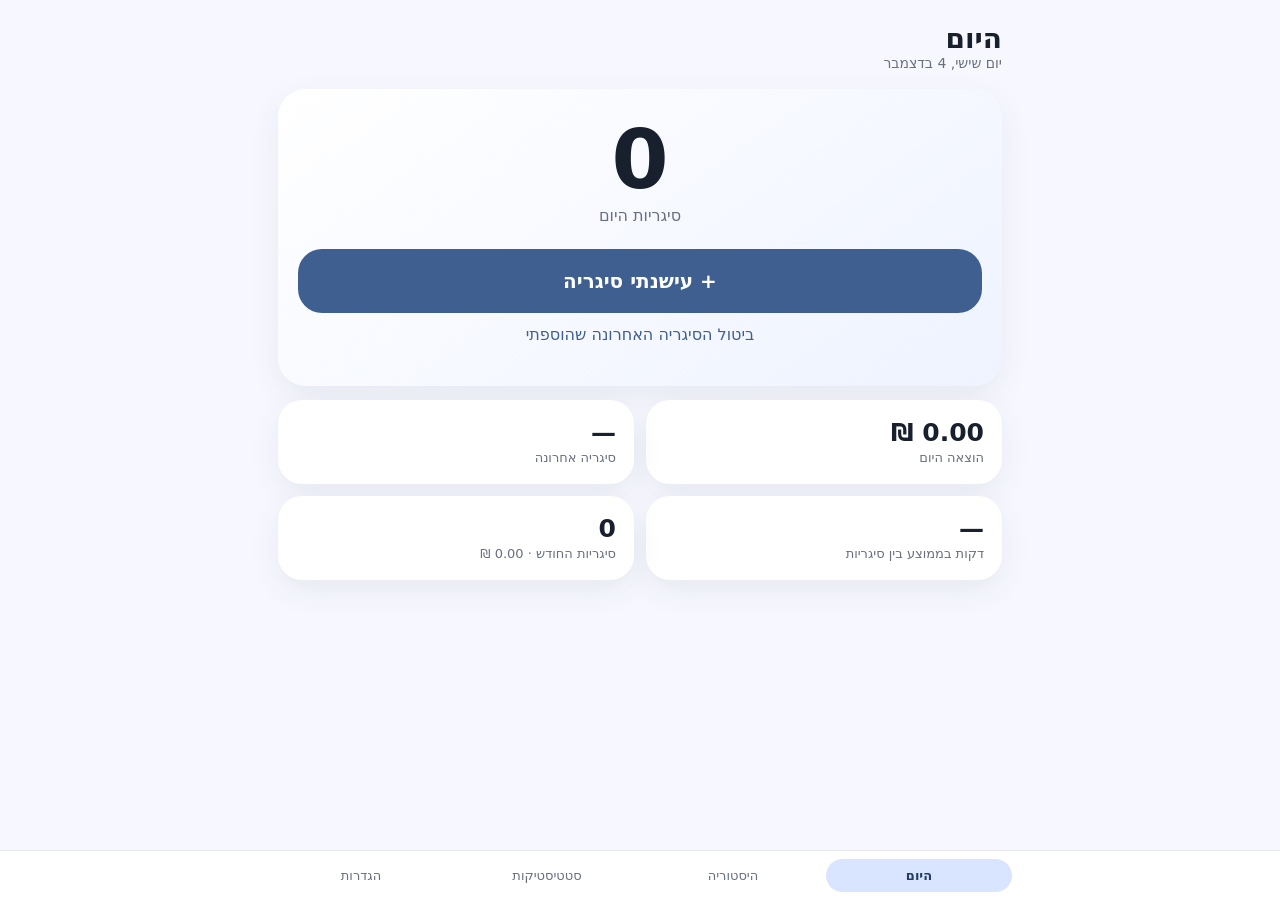
<file: index.html>
<!doctype html><html lang="he" dir="rtl"><head><meta charset="UTF-8"><meta name="viewport" content="width=device-width,initial-scale=1,viewport-fit=cover"><meta name="theme-color" content="#f7f8ff"><title>סופר סיגריות</title><link rel="manifest" href="./manifest.json"><link rel="stylesheet" href="./css/app.css"></head><body><main id="app" class="app-shell"></main><script type="module" src="./js/pages/today.js"></script></body></html>
</file>
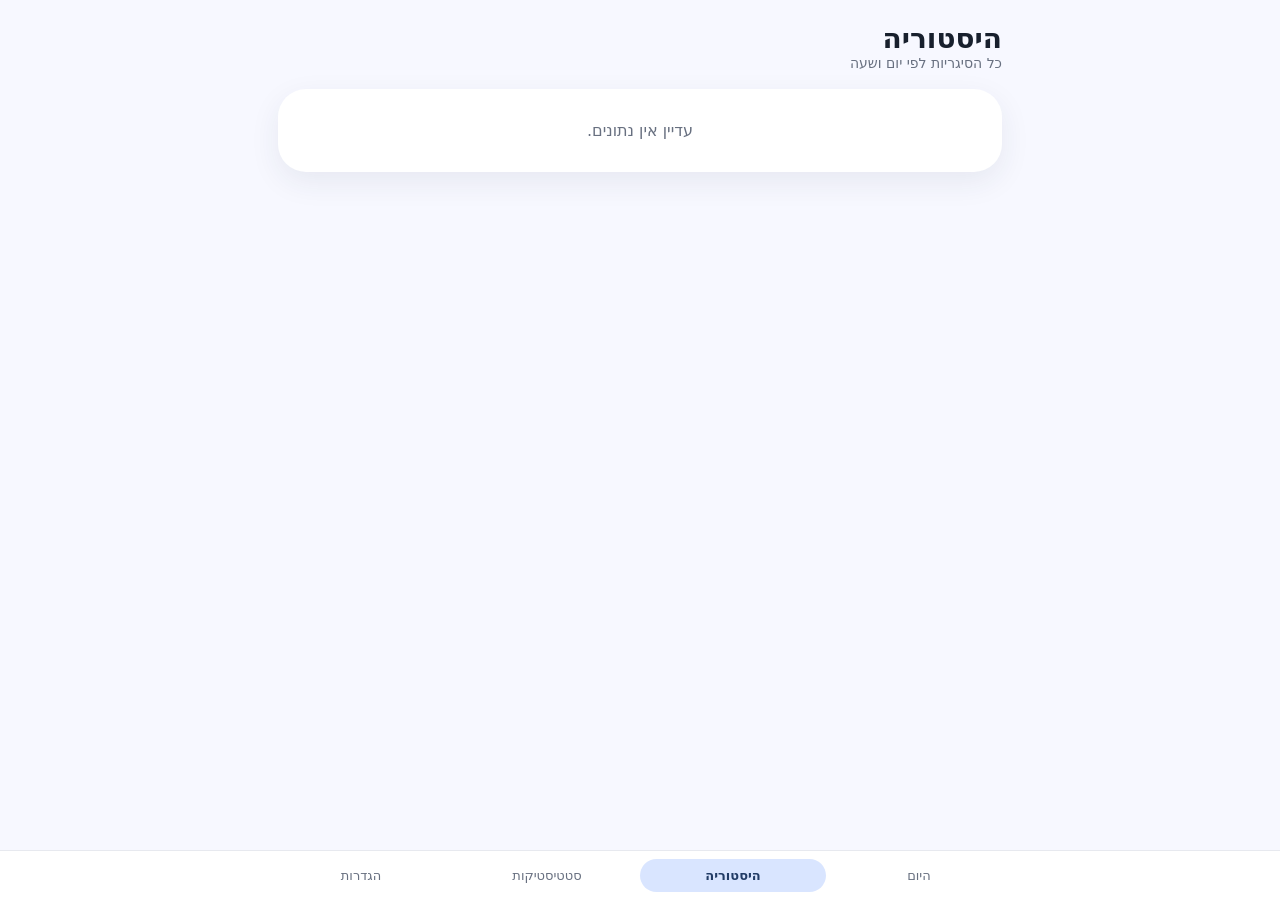
<file: history.html>
<!doctype html><html lang="he" dir="rtl"><head><meta charset="UTF-8"><meta name="viewport" content="width=device-width,initial-scale=1,viewport-fit=cover"><meta name="theme-color" content="#f7f8ff"><title>היסטוריה</title><link rel="manifest" href="./manifest.json"><link rel="stylesheet" href="./css/app.css"></head><body><main id="app" class="app-shell"></main><script type="module" src="./js/pages/history.js"></script></body></html>
</file>
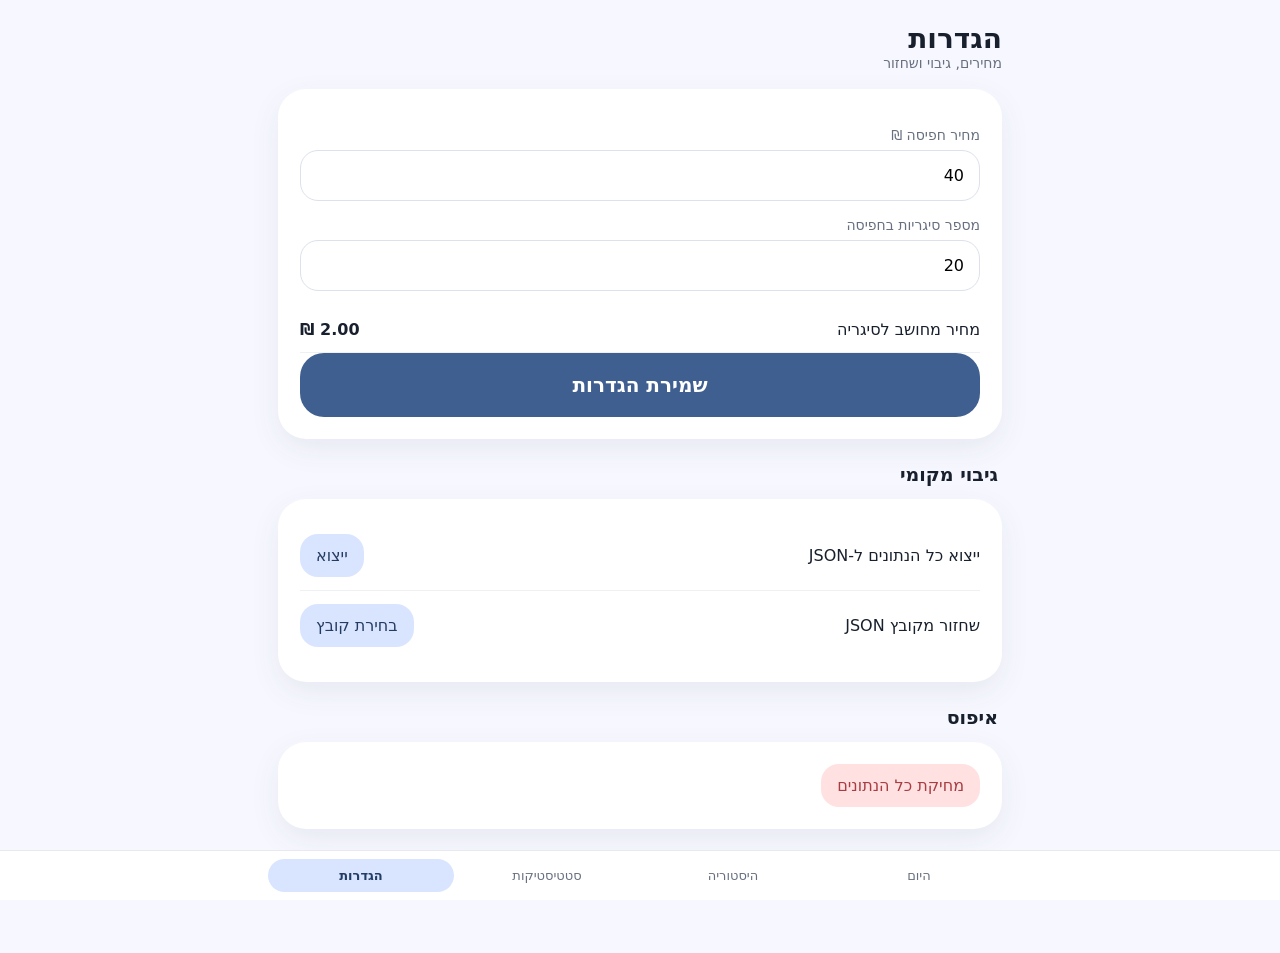
<file: settings.html>
<!doctype html><html lang="he" dir="rtl"><head><meta charset="UTF-8"><meta name="viewport" content="width=device-width,initial-scale=1,viewport-fit=cover"><meta name="theme-color" content="#f7f8ff"><title>הגדרות</title><link rel="manifest" href="./manifest.json"><link rel="stylesheet" href="./css/app.css"></head><body><main id="app" class="app-shell"></main><script type="module" src="./js/pages/settings.js"></script></body></html>
</file>
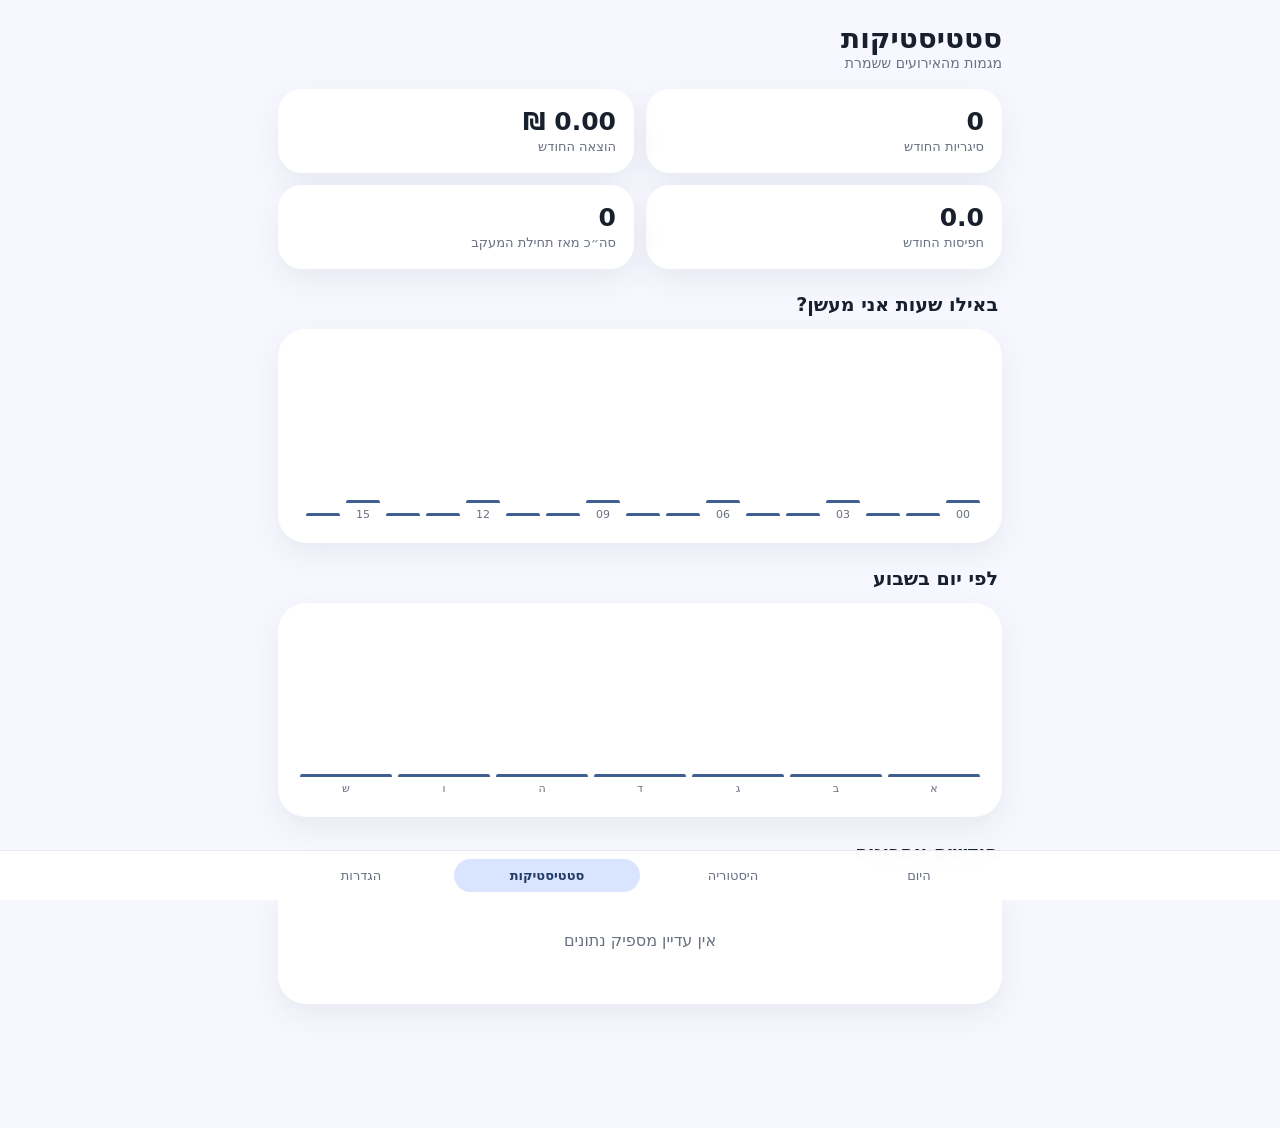
<file: statistics.html>
<!doctype html><html lang="he" dir="rtl"><head><meta charset="UTF-8"><meta name="viewport" content="width=device-width,initial-scale=1,viewport-fit=cover"><meta name="theme-color" content="#f7f8ff"><title>סטטיסטיקות</title><link rel="manifest" href="./manifest.json"><link rel="stylesheet" href="./css/app.css"></head><body><main id="app" class="app-shell"></main><script type="module" src="./js/pages/statistics.js"></script></body></html>
</file>
<file: css/app.css>
/* ממשק בהיר בהשראת Material You / Pixel. */
:root{--bg:#f7f8ff;--surface:#fff;--surface2:#eef3ff;--primary:#3f5f90;--primary2:#d9e5ff;--green:#dff5e7;--text:#18202d;--muted:#687080;--danger:#a83d42;--shadow:0 10px 30px rgba(44,55,80,.08);--radius:28px}*{box-sizing:border-box}body{margin:0;background:var(--bg);color:var(--text);font-family:system-ui,-apple-system,"Noto Sans Hebrew",sans-serif}button,input{font:inherit}.app-shell{max-width:760px;margin:auto;padding:22px 18px 110px}.top{display:flex;justify-content:space-between;align-items:center;margin-bottom:18px}.top h1{font-size:28px;margin:0}.sub{color:var(--muted);font-size:14px}.card{background:var(--surface);border-radius:var(--radius);padding:22px;box-shadow:var(--shadow);margin:14px 0}.hero{text-align:center;padding:30px 20px;background:linear-gradient(145deg,var(--surface),var(--surface2))}.count{font-size:82px;font-weight:650;line-height:1}.label{color:var(--muted);margin:5px 0 24px}.add{width:100%;border:0;border-radius:24px;padding:20px;background:var(--primary);color:white;font-weight:700;font-size:20px;cursor:pointer}.add:active{transform:scale(.985)}.undo{border:0;background:transparent;color:var(--primary);padding:12px;cursor:pointer}.grid{display:grid;grid-template-columns:repeat(2,1fr);gap:12px}.metric{background:var(--surface);border-radius:24px;padding:18px;box-shadow:var(--shadow)}.metric strong{display:block;font-size:25px}.metric span{color:var(--muted);font-size:13px}.nav{position:fixed;bottom:0;left:0;right:0;background:rgba(255,255,255,.96);backdrop-filter:blur(16px);border-top:1px solid #e7e9ef;display:flex;justify-content:center;z-index:10}.nav-inner{width:min(760px,100%);display:grid;grid-template-columns:repeat(4,1fr);padding:8px 8px max(8px,env(safe-area-inset-bottom))}.nav a{text-decoration:none;color:var(--muted);text-align:center;padding:9px 2px;border-radius:18px;font-size:13px}.nav a.active{background:var(--primary2);color:#223c66;font-weight:700}.row{display:flex;justify-content:space-between;gap:12px;align-items:center;padding:13px 0;border-bottom:1px solid #eef0f4}.row:last-child{border:0}.pill{background:var(--primary2);padding:7px 11px;border-radius:99px;font-size:13px}.btn{border:0;border-radius:18px;padding:12px 16px;background:var(--primary2);color:#243c62;cursor:pointer}.btn.danger{background:#ffe1e1;color:var(--danger)}.field{margin:16px 0}.field label{display:block;color:var(--muted);font-size:14px;margin-bottom:7px}.field input{width:100%;padding:15px;border:1px solid #dce1eb;border-radius:18px;background:white}.section-title{font-size:19px;margin:24px 4px 8px}.bars{display:flex;align-items:flex-end;gap:6px;height:170px;padding-top:20px;overflow-x:auto}.bar-wrap{min-width:34px;flex:1;text-align:center}.bar{background:var(--primary);border-radius:10px 10px 4px 4px;min-height:3px}.bar-label{font-size:11px;color:var(--muted);margin-top:5px}.empty{text-align:center;color:var(--muted);padding:32px 10px}.notice{padding:12px 15px;border-radius:16px;background:var(--green);margin:12px 0}@media(max-width:480px){.count{font-size:72px}.app-shell{padding-inline:14px}.grid{gap:9px}.metric{padding:15px}}
</file>
